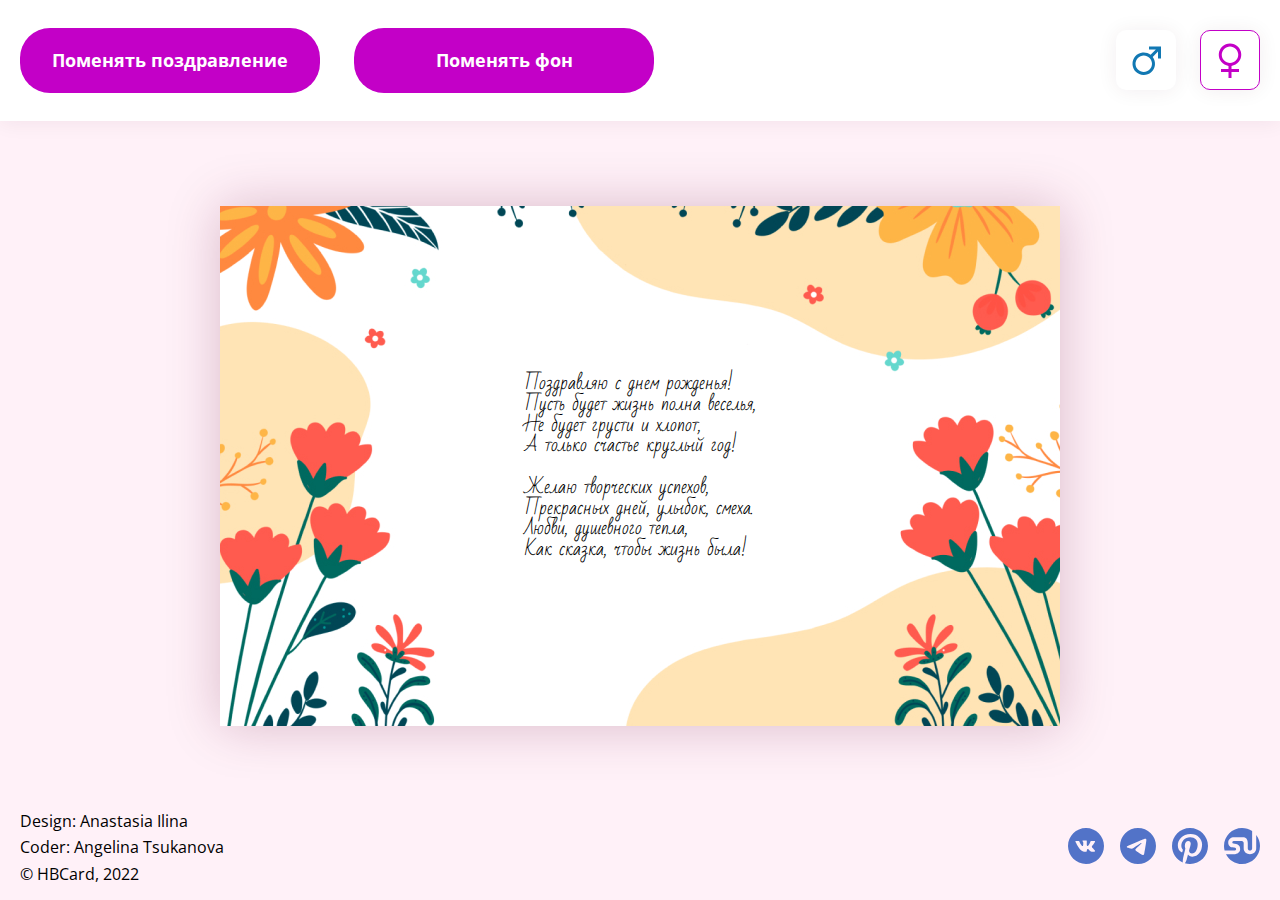
<file: congrats/index.html>
<!DOCTYPE html>
<html lang="ru">

<head>
    <meta charset="UTF-8">
    <meta http-equiv="X-UA-Compatible" content="IE=edge">
    <meta name="viewport" content="width=device-width, initial-scale=1.0">
    <link rel="stylesheet" href="reset.css">
    <link rel="stylesheet" href="style.css">
    <script src="script.js" defer></script>
    <title>Birthday cards</title>
</head>

<body class="women body">
    <header class="header">
        <div class="container header__container">
            <div class="header__button-wrapper">
                <button class="header__button-change header__button-change--text">Поменять поздравление</button>
                <button class="header__button-change header__button-change--img">Поменять фон</button>
            </div>
            <div class="header__button-wrapper">
                <button class="header__button-gender header__button-gender--men"
                    aria-label="Выбрать мужские открытки"></button>
                <button class="header__button-gender header__button-gender--women"
                    aria-label="Выбрать женские открытки"></button>
            </div>
        </div>
    </header>
    <main class="card">
        <div class="container card__container">
            <div class="card__wrapper">
                <img class="card__image" src="img/card-w-01.jpg" alt="Фон открытки">
                <p class="card__text">
                    Поздравляю с днем рожденья! <br>
                    Пусть будет жизнь полна веселья, <br>
                    Не будет грусти и хлопот, <br>
                    А только счастье круглый год! <br>
                    <br>
                    Желаю творческих успехов, <br>
                    Прекрасных дней, улыбок, смеха. <br>
                    Любви, душевного тепла, <br>
                    Как сказка, чтобы жизнь была! <br>
                </p>
            </div>
        </div>
    </main>
    <footer class="footer">
        <div class="container footer__container">
            <div class="footer__contacts">
                <p>Design: Anastasia Ilina</p>
                <p>Сoder: Angelina Tsukanova</p>
                <p>© HBCard, 2022</p>
            </div>
            <ul class="footer__social">
                <li class="footer_item">
                    <a href="#" class="footer__link">
                        <svg width="36" height="36" viewBox="0 0 36 36" fill="none" xmlns="http://www.w3.org/2000/svg">
                            <path
                                d="M17.9999 0C8.05863 0 -0.00012207 8.05875 -0.00012207 18C-0.00012207 27.9412 8.05863 36 17.9999 36C27.9411 36 35.9999 27.9412 35.9999 18C35.9999 8.05875 27.9411 0 17.9999 0ZM24.9224 20.3081C24.9224 20.3081 26.5143 21.8794 26.9061 22.6087C26.9174 22.6237 26.923 22.6387 26.9268 22.6462C27.0861 22.9144 27.1236 23.1225 27.0449 23.2781C26.9136 23.5369 26.4636 23.6644 26.3099 23.6756H23.4974C23.3024 23.6756 22.8936 23.625 22.3986 23.2837C22.018 23.0175 21.643 22.5806 21.2774 22.155C20.7318 21.5212 20.2593 20.9738 19.783 20.9738C19.7225 20.9736 19.6624 20.9831 19.6049 21.0019C19.2449 21.1181 18.7836 21.6319 18.7836 23.0006C18.7836 23.4281 18.4461 23.6737 18.208 23.6737H16.9199C16.4811 23.6737 14.1955 23.52 12.1705 21.3844C9.69175 18.7688 7.4605 13.5225 7.44175 13.4737C7.30113 13.1344 7.59175 12.9525 7.90863 12.9525H10.7493C11.128 12.9525 11.2518 13.1831 11.338 13.3875C11.4393 13.6256 11.8105 14.5725 12.4199 15.6375C13.408 17.3737 14.0136 18.0787 14.4993 18.0787C14.5903 18.0777 14.6797 18.0545 14.7599 18.0112C15.3936 17.6587 15.2755 15.3994 15.2474 14.9306C15.2474 14.8425 15.2455 13.92 14.9211 13.4775C14.6886 13.1569 14.293 13.035 14.053 12.99C14.1501 12.856 14.2781 12.7473 14.4261 12.6731C14.8611 12.4556 15.6449 12.4237 16.423 12.4237H16.8561C17.6999 12.435 17.9174 12.4894 18.223 12.5662C18.8418 12.7144 18.8549 13.1137 18.8005 14.4806C18.7836 14.8687 18.7668 15.3075 18.7668 15.825C18.7668 15.9375 18.7611 16.0575 18.7611 16.185C18.7424 16.8806 18.7199 17.67 19.2111 17.9944C19.2752 18.0346 19.3492 18.056 19.4249 18.0562C19.5955 18.0562 20.1093 18.0562 21.5005 15.6694C21.9296 14.9011 22.3024 14.1028 22.6161 13.2806C22.6443 13.2319 22.7268 13.0819 22.8243 13.0237C22.8962 12.9871 22.976 12.9684 23.0568 12.9694H26.3961C26.7599 12.9694 27.0093 13.0237 27.0561 13.1644C27.1386 13.3875 27.0411 14.0681 25.5168 16.1325L24.8361 17.0306C23.4543 18.8419 23.4543 18.9337 24.9224 20.3081V20.3081Z"
                                fill="#5273C8" />
                        </svg>
                    </a>
                </li>
                <li class="footer_item">
                    <a href="#" class="footer__link">
                        <svg width="36" height="36" viewBox="0 0 36 36" fill="none" xmlns="http://www.w3.org/2000/svg">
                            <path
                                d="M35.9999 18C35.9999 22.7739 34.1035 27.3523 30.7278 30.7279C27.3521 34.1036 22.7738 36 17.9999 36C13.226 36 8.64761 34.1036 5.27196 30.7279C1.8963 27.3523 -0.00012207 22.7739 -0.00012207 18C-0.00012207 13.2261 1.8963 8.64773 5.27196 5.27208C8.64761 1.89642 13.226 0 17.9999 0C22.7738 0 27.3521 1.89642 30.7278 5.27208C34.1035 8.64773 35.9999 13.2261 35.9999 18ZM18.6456 13.2885C16.8951 14.0175 13.3941 15.525 8.14713 17.811C7.29663 18.1485 6.84888 18.4815 6.80838 18.8055C6.74088 19.3522 7.42713 19.5683 8.36088 19.863L8.75463 19.9868C9.67263 20.286 10.9101 20.6348 11.5514 20.6483C12.1364 20.6618 12.7866 20.4233 13.5044 19.9283C18.4071 16.6185 20.9384 14.9467 21.0959 14.9107C21.2084 14.8837 21.3659 14.8523 21.4694 14.9468C21.5751 15.039 21.5639 15.2168 21.5526 15.264C21.4851 15.5542 18.7919 18.0562 17.3991 19.3522C16.9649 19.7572 16.6566 20.043 16.5936 20.1082C16.4549 20.25 16.3139 20.3895 16.1706 20.5268C15.3156 21.3503 14.6766 21.9668 16.2044 22.9748C16.9401 23.4608 17.5296 23.859 18.1169 24.2595C18.7559 24.696 19.3949 25.1303 20.2229 25.6748C20.4321 25.8098 20.6346 25.956 20.8304 26.0955C21.5751 26.6265 22.2479 27.1035 23.0736 27.027C23.5551 26.982 24.0524 26.532 24.3044 25.182C24.9006 21.9938 26.0729 15.0885 26.3429 12.2423C26.3594 12.0056 26.3495 11.7679 26.3136 11.5335C26.2924 11.3443 26.2009 11.17 26.0571 11.0452C25.8524 10.9039 25.6083 10.8307 25.3596 10.836C24.6846 10.8472 23.6429 11.2095 18.6456 13.2885Z"
                                fill="#5273C8" />
                        </svg>
                    </a>
                </li>
                <li class="footer_item">
                    <a href="#" class="footer__link">
                        <svg width="36" height="36" viewBox="0 0 36 36" fill="none" xmlns="http://www.w3.org/2000/svg">
                            <path
                                d="M18.0003 0C8.06015 0 -0.000152588 8.05938 -0.000152588 18.0005C-0.000152588 25.3712 4.432 31.7026 10.7745 34.4866C10.7237 33.2298 10.7648 31.7202 11.0878 30.3545C11.434 28.8923 13.4038 20.5458 13.4038 20.5458C13.4038 20.5458 12.8288 19.3966 12.8288 17.6982C12.8288 15.0309 14.3749 13.0375 16.2995 13.0375C17.9366 13.0375 18.7277 14.2671 18.7277 15.7398C18.7277 17.3857 17.6786 19.8457 17.1386 22.1275C16.6872 24.0378 18.0963 25.5946 19.9798 25.5946C23.3902 25.5946 25.6868 21.2146 25.6868 16.0242C25.6868 12.0803 23.0302 9.12739 18.1974 9.12739C12.7369 9.12739 9.33539 13.1991 9.33539 17.7471C9.33539 19.3163 9.79785 20.4217 10.5225 21.2769C10.8552 21.6706 10.9014 21.8289 10.7809 22.2812C10.6946 22.6122 10.4962 23.4092 10.4145 23.7254C10.2949 24.1814 9.92569 24.3438 9.51308 24.1758C6.99816 23.1489 5.82677 20.3949 5.82677 17.2989C5.82677 12.1851 10.1389 6.05446 18.6912 6.05446C25.564 6.05446 30.0871 11.0275 30.0871 16.3671C30.0871 23.4272 26.1612 28.7026 20.3745 28.7026C18.4318 28.7026 16.6037 27.6517 15.9774 26.4591C15.9774 26.4591 14.9325 30.6055 14.7114 31.4077C14.3297 32.7955 13.5825 34.1829 12.8994 35.2634C14.5556 35.7531 16.2737 36.0018 18.0008 36.0018C27.9405 36.0009 35.9998 27.9411 35.9998 18.0005C35.9998 8.05938 27.9405 0 18.0003 0Z"
                                fill="#5273C8" />
                        </svg>
                    </a>
                </li>
                <li class="footer_item">
                    <a href="#" class="footer__link">
                        <svg width="36" height="36" viewBox="0 0 36 36" fill="none" xmlns="http://www.w3.org/2000/svg">
                            <path fill-rule="evenodd" clip-rule="evenodd"
                                d="M32.2158 6.96191C34.674 10.1157 36.0061 14.0014 35.9999 18.0001C35.9999 27.9397 27.9396 36 18.0004 36C11.0067 36 4.9435 32.0096 1.96381 26.1827H9.80903C13.5475 26.1827 16.1589 24.1676 16.1589 20.9465C16.1589 14.1199 8.28365 16.9011 8.28365 14.4785C8.28365 13.3113 9.22011 12.8867 10.9338 12.8867H16.3938C17.9072 12.8867 19.6873 13.1581 19.6873 14.8094V20.2496C19.6873 24.1888 22.7635 26.1822 25.9518 26.1822C29.1945 26.1822 32.2153 24.1888 32.2153 20.2496V6.96191H32.2158Z"
                                fill="#5273C8" />
                            <path fill-rule="evenodd" clip-rule="evenodd"
                                d="M18.0003 1.75134e-05C21.6124 -0.00503185 25.1417 1.08188 28.1251 3.11817V20.3769C28.1251 21.5732 27.1466 22.5522 25.9521 22.5522C24.7563 22.5522 23.7788 21.5732 23.7788 20.3769V15.2054C23.7788 11.0769 21.6894 9.35955 18.9681 9.35955H10.1117C6.90539 9.35955 4.24554 11.4005 4.24554 14.6368C4.24554 16.2928 4.95493 18.7195 8.30985 19.3214C11.0426 19.8134 12.1212 19.6703 12.1212 21.1325C12.1212 22.5522 10.5308 22.5522 8.43123 22.5522H0.581853C0.194124 21.0659 -0.00147019 19.536 -0.000145908 18C-0.000145908 8.06263 8.06108 1.75134e-05 18.0003 1.75134e-05Z"
                                fill="#5273C8" />
                        </svg>
                    </a>
                </li>
            </ul>
        </div>
    </footer>
</body>

</html>
</file>
<file: congrats/style.css>
@font-face {
    font-family: 'Bad Script';
    font-weight: 400;
    src        :
        url('./fonts/bad-script-v16-latin_cyrillic-regular.woff2') format('woff2'),
        url('./fonts/bad-script-v16-latin_cyrillic-regular.woff') format('woff');
}

@font-face {
    font-family: 'Open Sans';
    font-weight: 400;
    src        :
        url('./fonts/open-sans-v29-latin_cyrillic-regular.woff2') format('woff2'),
        url('./fonts/open-sans-v29-latin_cyrillic-regular.woff') format('woff');

}

@font-face {
    font-family: 'Open Sans';
    font-weight: 700;
    src        :
        url('./fonts/open-sans-v29-latin_cyrillic-700.woff2') format('woff2'),
        url('./fonts/open-sans-v29-latin_cyrillic-700.woff') format('woff');

}

body {
    font-family   : 'Open Sans';
    background    : #FFF1F8;
    display       : flex;
    flex-direction: column;
    height        : 100vh;
}

html {
    box-sizing: border-box;
}

* {
    box-sizing: inherit;
}

button {
    cursor: pointer;
}

.container {
    max-width: 1300px;
    margin   : 0 auto;
    padding  : 0 20px;
}

.header {
    padding   : 28px 0;
    background: #FFFFFF;
    box-shadow: 0px 1px 20px rgba(72, 3, 38, 0.07);
    position  : relative;
    z-index   : 1;
}

.header__container {
    display        : flex;
    justify-content: space-between;
    align-items    : center;
    gap            : 30px;
}

.header__button-change {
    width        : 300px;
    height       : 65px;
    background   : #C300C7;
    border-radius: 30px;
    border       : none;
    font-weight  : 700;
    font-size    : 18px;
    color        : #FFFFFF;
    margin-right : 30px;
}

.header__button-gender:last-child {
    margin-right: 0;
}

.header__button-change:last-child {
    margin-right: 0;
}

.header__button-gender {
    box-shadow         : 0px 1px 20px rgba(72, 3, 38, 0.07);
    border-radius      : 10px;
    width              : 60px;
    height             : 60px;
    border             : 1px solid transparent;
    background-color   : #FFFFFF;
    background-repeat  : no-repeat;
    background-position: center;
    background-size    : 36px;
    margin-right       : 20px;
}

.men .header__button-gender--men {
    border-color: #1178B2;
}

.women .header__button-gender--women {
    border-color:  #C300C7;
}

.header__button-gender--men {
    background-image: url('./img/m.svg');
}


.header__button-gender--women {
    background-image: url('./img/w.svg');
}

.card__container {
    display: flex;
}

.card__wrapper {
    position  : relative;
    margin    : auto;
    display   : flex;
    box-shadow: 0px 0px 50px rgba(96, 4, 50, 0.23);
    font-size : 3px;
}

.card__text {
    position   : absolute;
    left       : 50%;
    top        : 50%;
    transform  : translate(-50%, -50%);
    font-size  : max(3em, min(calc(100vw * 3 /140), 6em));
    font-family: 'Bad Script';
}

.women.card__text {
    font-family: 'Bad Script';
}

.men .card__text {
    font-family: 'Open Sans';
    font-weight: 700;
}

.card {
    flex-grow  : 1;
    padding    : 32px 0 15px;
    display    : flex;
    align-items: center;
}

img {
    max-width: 100%;
    height   : auto;
}

@media (max-width:880px) {

    .container {
        padding: 0 10px;
    }

    .header__button-wrapper {
        display  : flex;
        flex-wrap: wrap;
        gap      : 30px;
    }

    .header__button-change {
        margin-right: 0;
        width       : 220px;
        height      : 45px;
        font-size   : 14px;
    }

    .header__button-gender {
        margin-right   : 0;
        width          : 40px;
        height         : 40px;
        background-size: 30px;
    }

}

p {
    margin: 0;
}

ul {
    margin    : 0;
    padding   : 0;
    list-style: none;
}

.footer__container {
    display        : flex;
    justify-content: space-between;
    align-items    : center;
}

.footer__social {
    display: flex;
    gap    : 16px;
}

.footer__contacts {
    display       : flex;
    gap           : 8px;
    flex-direction: column;
}

.footer {
    padding: 17px 0;
}

@media (max-width: 480px) {

    .footer__container {
        flex-direction: column;
        gap           : 30px;
    }

    .footer__contacts {
        order: 1;
    }

}

.women {
    background-color:#FFF1F8;
}

.men {
    background-color:#EFF9FE;
}
</file>
